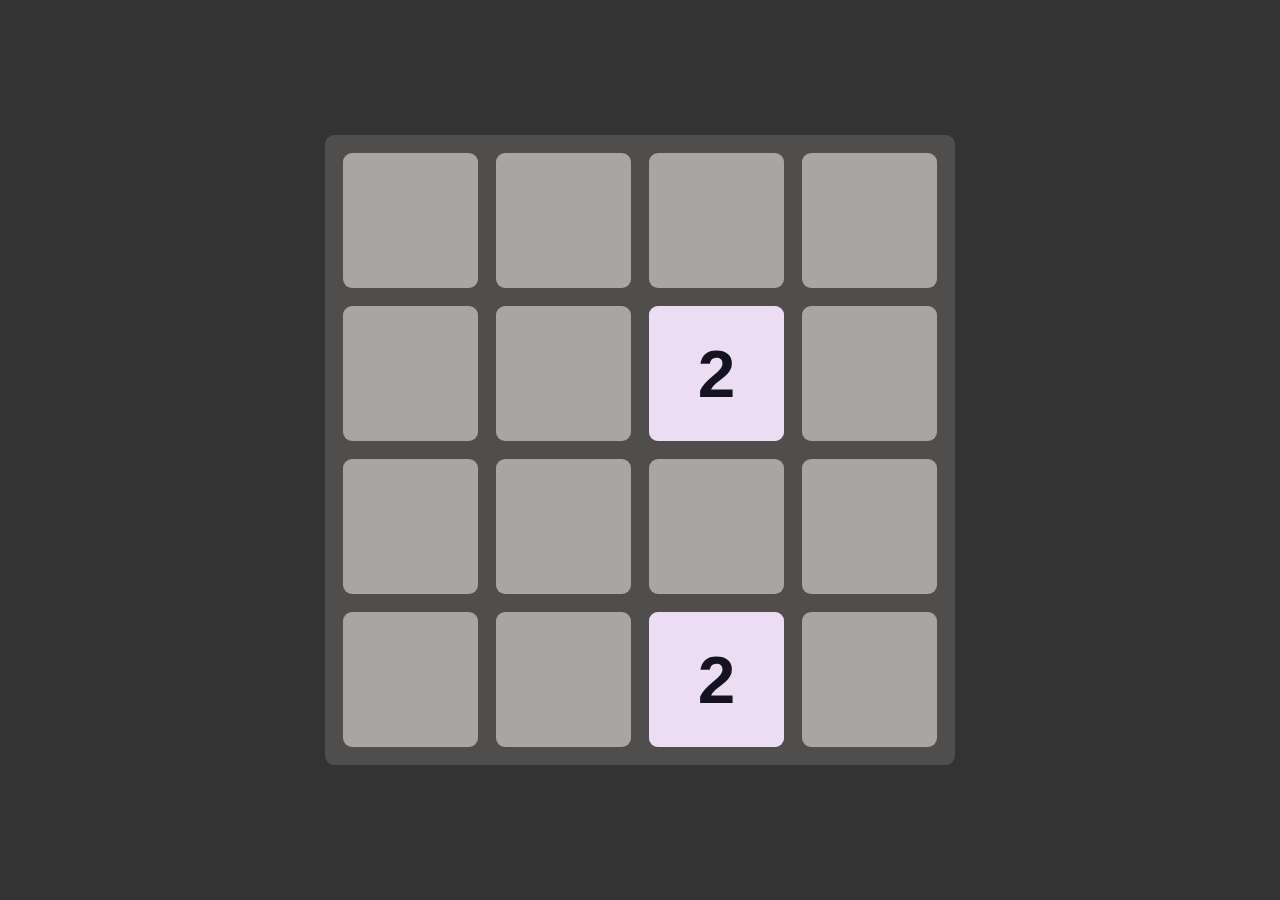
<file: 2048/index.html>
<!DOCTYPE html>
<html lang="en">
<head>
  <meta charset="UTF-8">
  <meta http-equiv="X-UA-Compatible" content="IE=edge">
  <meta name="viewport" content="width=device-width, initial-scale=1.0">
  <title>2048 web game</title>
  <link rel="stylesheet" href="styles.css">
  <script src="script.js" type="module"></script>
</head>
<body>
  <div id="game-board"></div>
  
</body>
</html>
</file>
<file: 2048/styles.css>
*, *::before, *::after {
  box-sizing: border-box;
  font-family: Arial;
}

body {
  background-color: #333;
  display: flex;
  justify-content: center;
  align-items: center;
  height: 100vh;
  margin: 0;
  font-size: 7.5vmin;
}

#game-board {
  display: grid;
  grid-template-columns: repeat(var(--grid-size), var(--cell-size));
  grid-template-rows: repeat(var(--grid-size), var(--cell-size));
  background-color: rgb(80, 77, 77);
  gap: var(--cell-gap);
  border-radius: 1vmin;
  padding: var(--cell-gap);
  position: relative;
}

.cell {
  background-color: rgb(168, 165, 165);
  border-radius: 1vmin;
}

.tile {
  position: absolute;
  display: flex;
  justify-content: center;
  align-items: center;
  width: var(--cell-size);
  height: var(--cell-size);
  border-radius: 1vmin;
  top: calc(var(--y) * (var(--cell-size) + var(--cell-gap)) + var(--cell-gap));
  left: calc(var(--x) * (var(--cell-size) + var(--cell-gap)) + var(--cell-gap));
  font-weight: bold;
  background-color: hsl(280, 50%, var(--background-lightness));
  color: hsl(250, 25%, var(--text-lightness));
  animation: show 200ms ease-in-out;
  transition: 100ms ease-in-out;
}

@keyframes show {
  0% {
    opacity: .5;
    transform: scale(0);
  }
}
</file>
